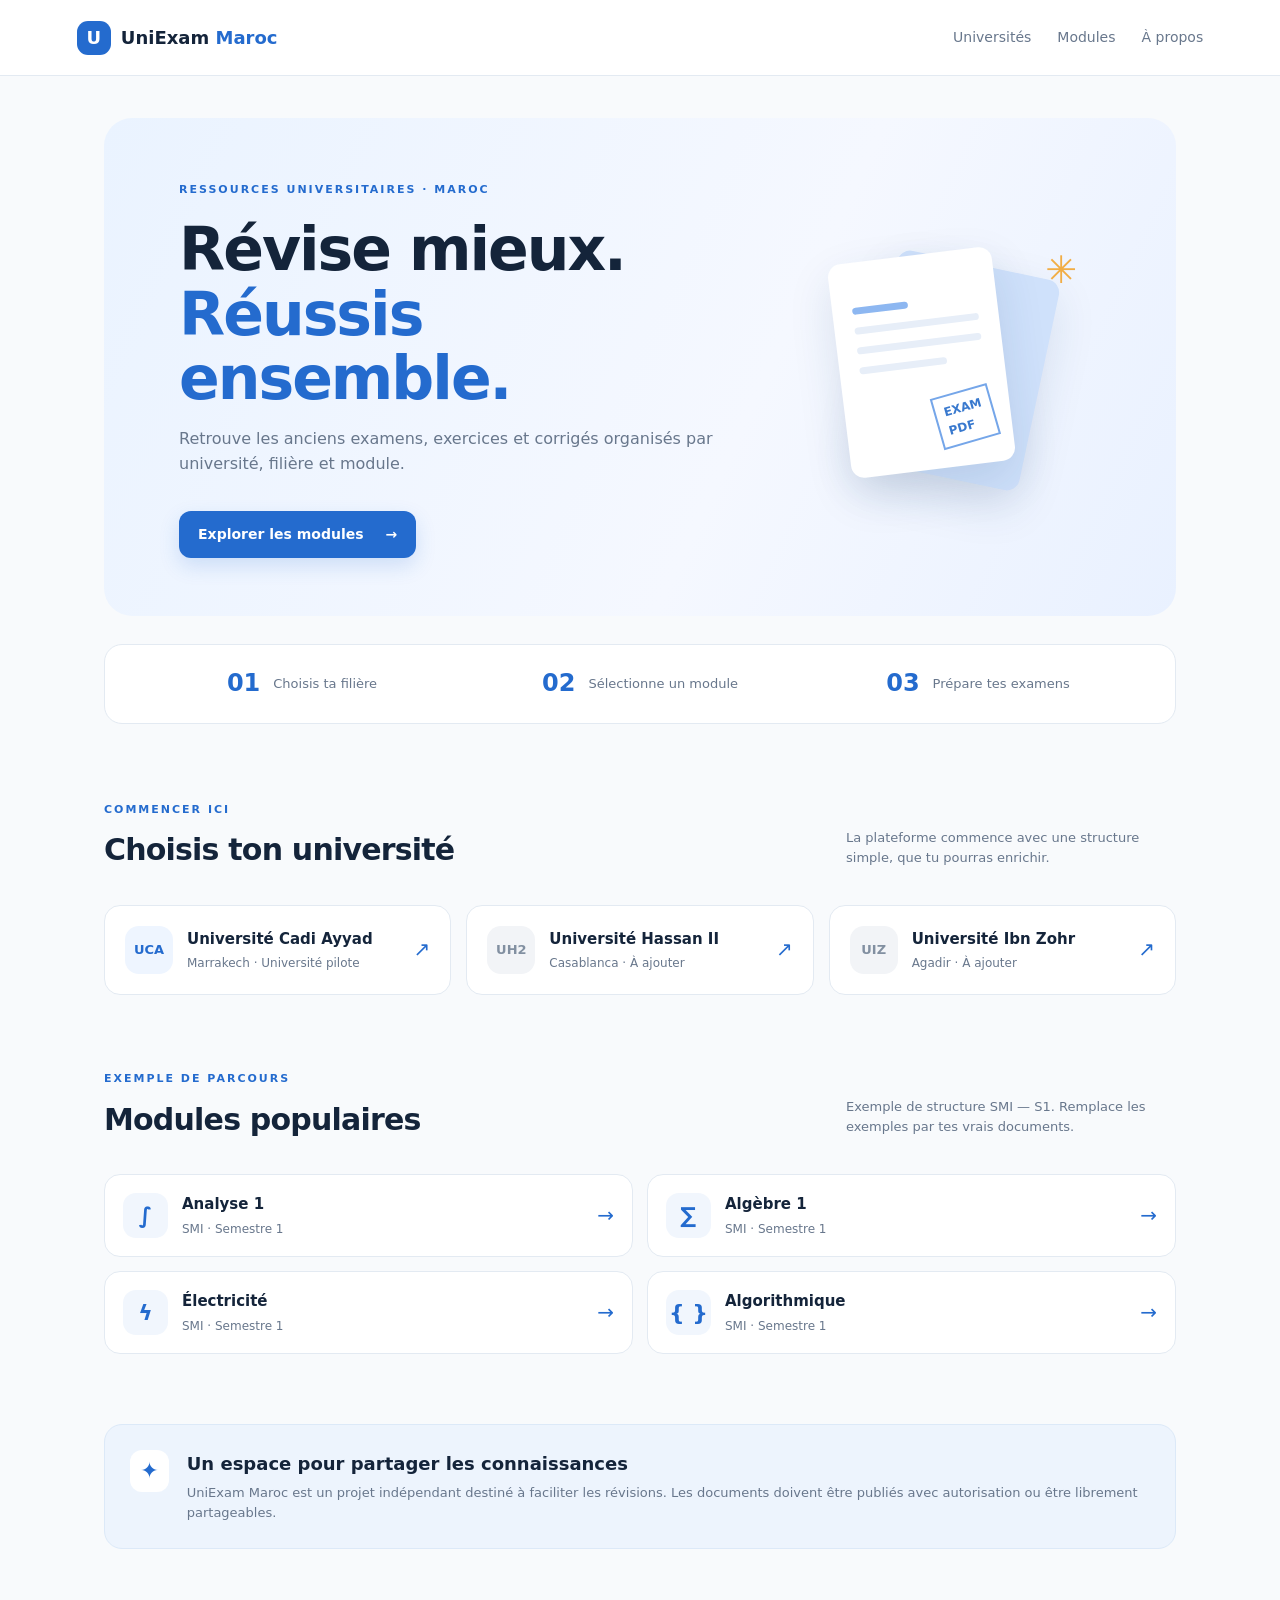
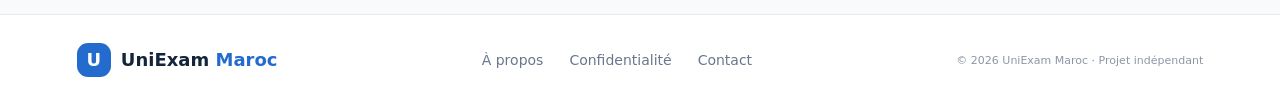
<file: index.html>
<!doctype html>
<html lang="fr">
<head>
  <meta charset="utf-8">
  <meta name="viewport" content="width=device-width, initial-scale=1">
  <meta name="description" content="Une bibliothèque d'examens universitaires et de ressources pour les étudiants au Maroc.">
  <title>UniExam Maroc — Examens universitaires</title>
  <link rel="stylesheet" href="styles.css">
</head>
<body>
<header class="site-header">
  <a class="brand" href="index.html"><span class="brand-mark">U</span><span>UniExam <b>Maroc</b></span></a>
  <nav><a href="#universites">Universités</a><a href="#modules">Modules</a><a href="#apropos">À propos</a></nav>
</header>
<main>
  <section class="hero">
    <div class="hero-copy">
      <span class="eyebrow">RESSOURCES UNIVERSITAIRES · MAROC</span>
      <h1>Révise mieux.<br><span>Réussis ensemble.</span></h1>
      <p>Retrouve les anciens examens, exercices et corrigés organisés par université, filière et module.</p>
      <a class="button" href="#modules">Explorer les modules <span>→</span></a>
    </div>
    <div class="hero-art" aria-hidden="true"><div class="paper paper-back"></div><div class="paper paper-front"><div class="paper-line short"></div><div class="paper-line"></div><div class="paper-line"></div><div class="paper-line mid"></div><div class="paper-stamp">EXAM<br>PDF</div></div><div class="spark">✳</div></div>
  </section>

  <section class="stats">
    <div><strong>01</strong><span>Choisis ta filière</span></div>
    <div><strong>02</strong><span>Sélectionne un module</span></div>
    <div><strong>03</strong><span>Prépare tes examens</span></div>
  </section>

  <section class="section" id="universites">
    <div class="section-heading"><div><span class="eyebrow">COMMENCER ICI</span><h2>Choisis ton université</h2></div><p>La plateforme commence avec une structure simple, que tu pourras enrichir.</p></div>
    <div class="university-grid">
      <a class="university-card featured" href="#modules"><span class="uni-icon">UCA</span><div><h3>Université Cadi Ayyad</h3><p>Marrakech · Université pilote</p></div><span class="arrow">↗</span></a>
      <a class="university-card" href="#modules"><span class="uni-icon muted">UH2</span><div><h3>Université Hassan II</h3><p>Casablanca · À ajouter</p></div><span class="arrow">↗</span></a>
      <a class="university-card" href="#modules"><span class="uni-icon muted">UIZ</span><div><h3>Université Ibn Zohr</h3><p>Agadir · À ajouter</p></div><span class="arrow">↗</span></a>
    </div>
  </section>

  <section class="section" id="modules">
    <div class="section-heading"><div><span class="eyebrow">EXEMPLE DE PARCOURS</span><h2>Modules populaires</h2></div><p>Exemple de structure SMI — S1. Remplace les exemples par tes vrais documents.</p></div>
    <div class="module-grid">
      <a class="module-card" href="module.html?name=Analyse%201"><span class="module-symbol">∫</span><div><h3>Analyse 1</h3><p>SMI · Semestre 1</p></div><span class="arrow">→</span></a>
      <a class="module-card" href="module.html?name=Algèbre%201"><span class="module-symbol">∑</span><div><h3>Algèbre 1</h3><p>SMI · Semestre 1</p></div><span class="arrow">→</span></a>
      <a class="module-card" href="module.html?name=Électricité"><span class="module-symbol">ϟ</span><div><h3>Électricité</h3><p>SMI · Semestre 1</p></div><span class="arrow">→</span></a>
      <a class="module-card" href="module.html?name=Algorithmique"><span class="module-symbol">{ }</span><div><h3>Algorithmique</h3><p>SMI · Semestre 1</p></div><span class="arrow">→</span></a>
    </div>
  </section>

  <section class="notice" id="apropos">
    <div class="notice-icon">✦</div><div><h2>Un espace pour partager les connaissances</h2><p>UniExam Maroc est un projet indépendant destiné à faciliter les révisions. Les documents doivent être publiés avec autorisation ou être librement partageables.</p></div>
  </section>
</main>
<footer><a class="brand" href="index.html"><span class="brand-mark">U</span><span>UniExam <b>Maroc</b></span></a><div><a href="about.html">À propos</a><a href="privacy.html">Confidentialité</a><a href="contact.html">Contact</a></div><small>© 2026 UniExam Maroc · Projet indépendant</small></footer>
</body></html>
</file>
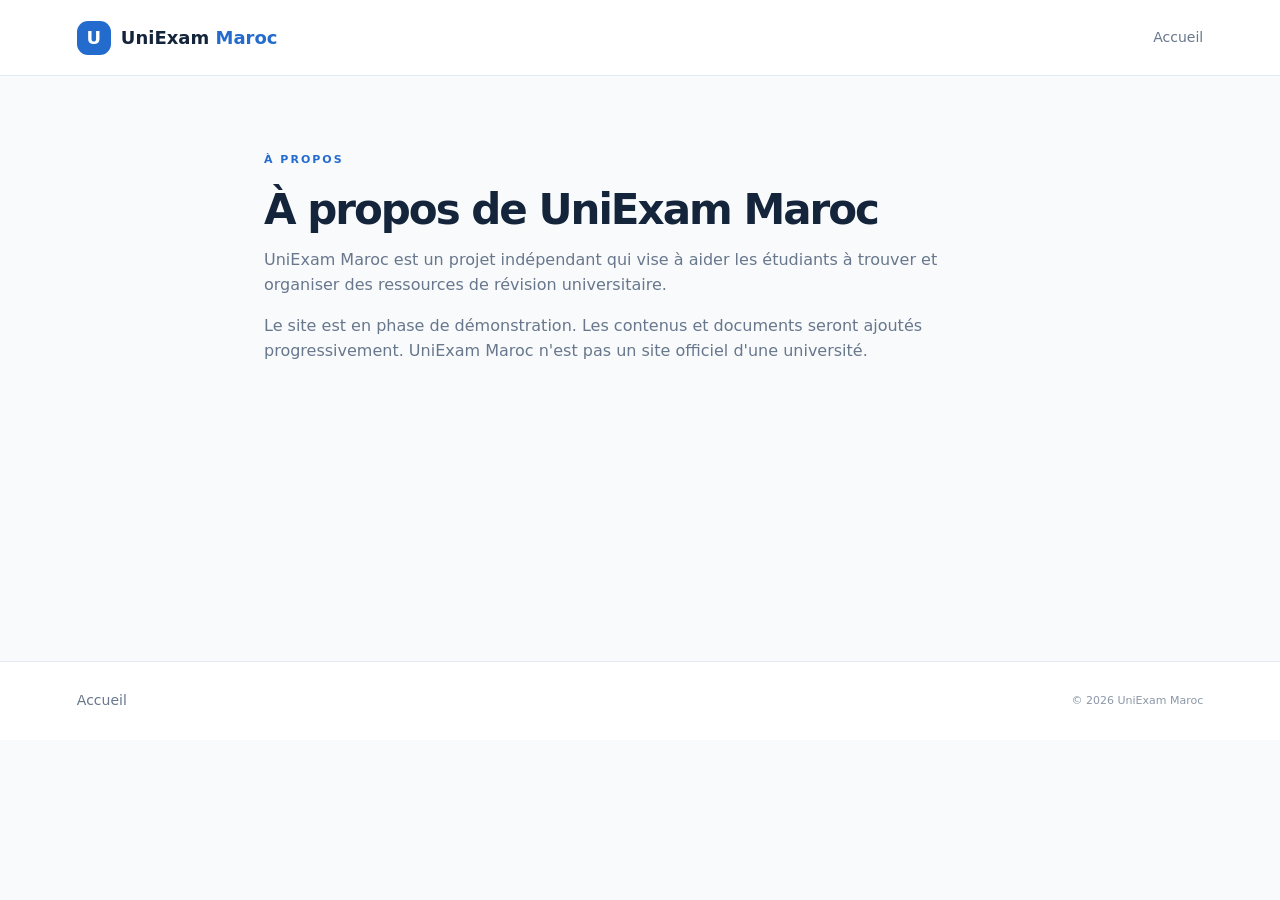
<file: about.html>
<!doctype html><html lang="fr"><head><meta charset="utf-8"><meta name="viewport" content="width=device-width,initial-scale=1"><title>À propos — UniExam Maroc</title><link rel="stylesheet" href="styles.css"></head><body><header class="site-header"><a class="brand" href="index.html"><span class="brand-mark">U</span><span>UniExam <b>Maroc</b></span></a><nav><a href="index.html">Accueil</a></nav></header><main class="simple-page"><span class="eyebrow">À PROPOS</span><h1>À propos de UniExam Maroc</h1><p>UniExam Maroc est un projet indépendant qui vise à aider les étudiants à trouver et organiser des ressources de révision universitaire.</p><p>Le site est en phase de démonstration. Les contenus et documents seront ajoutés progressivement. UniExam Maroc n'est pas un site officiel d'une université.</p></main><footer><a href="index.html">Accueil</a><small>© 2026 UniExam Maroc</small></footer></body></html>
</file>
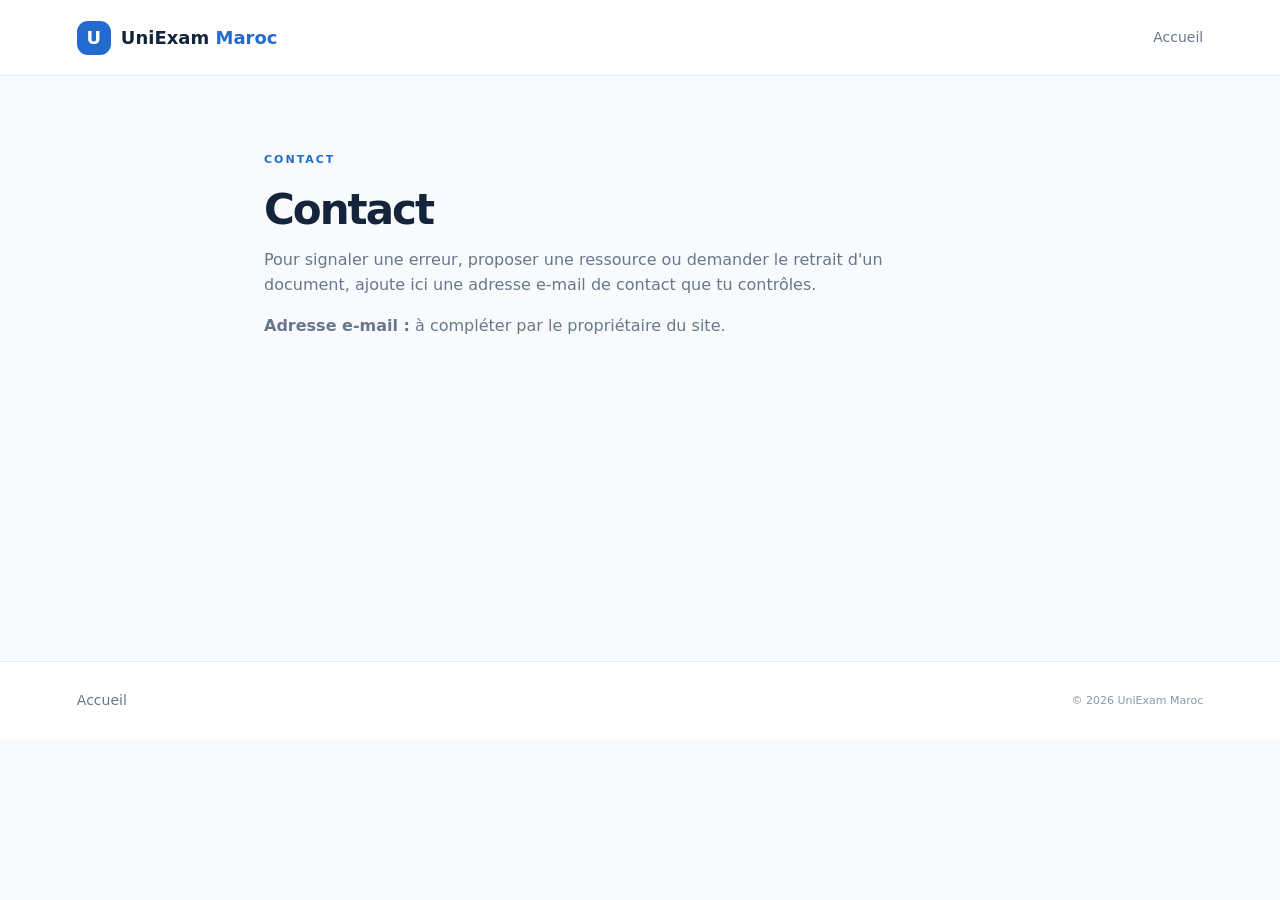
<file: contact.html>
<!doctype html><html lang="fr"><head><meta charset="utf-8"><meta name="viewport" content="width=device-width,initial-scale=1"><title>Contact — UniExam Maroc</title><link rel="stylesheet" href="styles.css"></head><body><header class="site-header"><a class="brand" href="index.html"><span class="brand-mark">U</span><span>UniExam <b>Maroc</b></span></a><nav><a href="index.html">Accueil</a></nav></header><main class="simple-page"><span class="eyebrow">CONTACT</span><h1>Contact</h1><p>Pour signaler une erreur, proposer une ressource ou demander le retrait d'un document, ajoute ici une adresse e-mail de contact que tu contrôles.</p><p><strong>Adresse e-mail :</strong> à compléter par le propriétaire du site.</p></main><footer><a href="index.html">Accueil</a><small>© 2026 UniExam Maroc</small></footer></body></html>
</file>
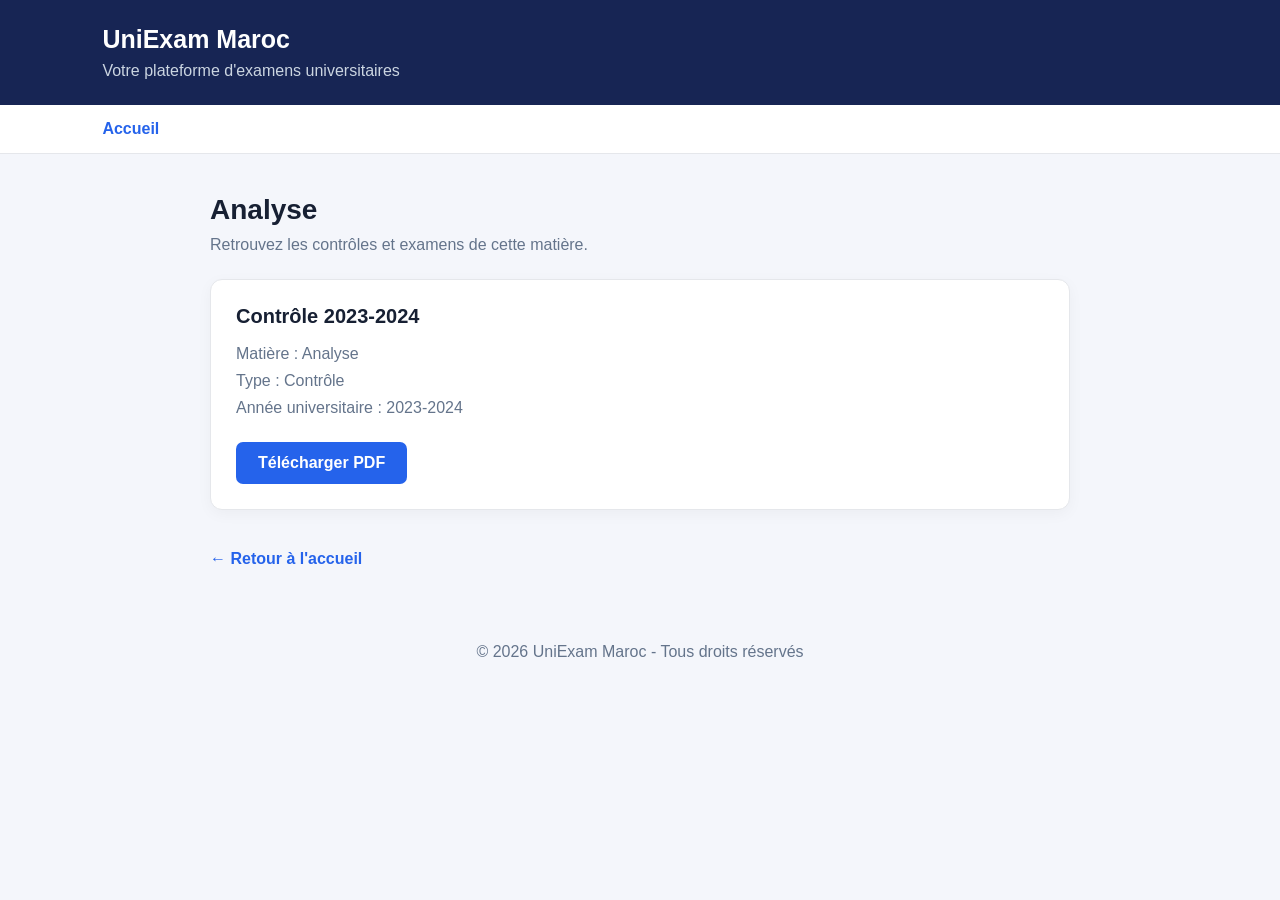
<file: module.html>
<!DOCTYPE html>
<html lang="fr">
<head>
  <meta charset="UTF-8">
  <meta name="viewport" content="width=device-width, initial-scale=1.0">
  <title>Analyse - UniExam Maroc</title>

  <style>
    * {
      margin: 0;
      padding: 0;
      box-sizing: border-box;
    }

    body {
      font-family: Arial, sans-serif;
      background: #f4f6fb;
      color: #172033;
    }

    header {
      background: #172554;
      color: white;
      padding: 25px 8%;
    }

    header h1 {
      font-size: 25px;
    }

    header p {
      margin-top: 8px;
      color: #cbd5e1;
    }

    nav {
      background: white;
      padding: 15px 8%;
      border-bottom: 1px solid #e5e7eb;
    }

    nav a {
      color: #2563eb;
      text-decoration: none;
      font-weight: bold;
    }

    .container {
      max-width: 900px;
      margin: 40px auto;
      padding: 0 20px;
    }

    .heading {
      margin-bottom: 25px;
    }

    .heading h2 {
      font-size: 28px;
      margin-bottom: 10px;
    }

    .heading p {
      color: #64748b;
    }

    .exam-card {
      background: white;
      padding: 25px;
      border-radius: 12px;
      border: 1px solid #e5e7eb;
      box-shadow: 0 4px 15px rgba(0,0,0,0.04);
      margin-bottom: 20px;
    }

    .exam-card h3 {
      font-size: 20px;
      margin-bottom: 12px;
    }

    .exam-card p {
      color: #64748b;
      margin-bottom: 20px;
      line-height: 1.7;
    }

    .download {
      display: inline-block;
      background: #2563eb;
      color: white;
      text-decoration: none;
      padding: 12px 22px;
      border-radius: 7px;
      font-weight: bold;
    }

    .download:hover {
      background: #1d4ed8;
    }

    .back {
      display: inline-block;
      margin-top: 20px;
      color: #2563eb;
      text-decoration: none;
      font-weight: bold;
    }

    footer {
      text-align: center;
      padding: 25px;
      color: #64748b;
      margin-top: 50px;
    }
  </style>
</head>

<body>

  <header>
    <h1>UniExam Maroc</h1>
    <p>Votre plateforme d'examens universitaires</p>
  </header>

  <nav>
    <a href="./index.html">Accueil</a>
  </nav>

  <main class="container">

    <div class="heading">
      <h2>Analyse</h2>
      <p>Retrouvez les contrôles et examens de cette matière.</p>
    </div>

    <section class="exam-card">
      <h3>Contrôle 2023-2024</h3>

      <p>
        Matière : Analyse<br>
        Type : Contrôle<br>
        Année universitaire : 2023-2024
      </p>

      <a
        class="download"
        href="./Controle-23-24.pdf"
        download="Controle-23-24.pdf">
        Télécharger PDF
      </a>
    </section>

    <a class="back" href="./index.html">
      ← Retour à l'accueil
    </a>

  </main>

  <footer>
    © 2026 UniExam Maroc - Tous droits réservés
  </footer>

</body>
</html>
</file>
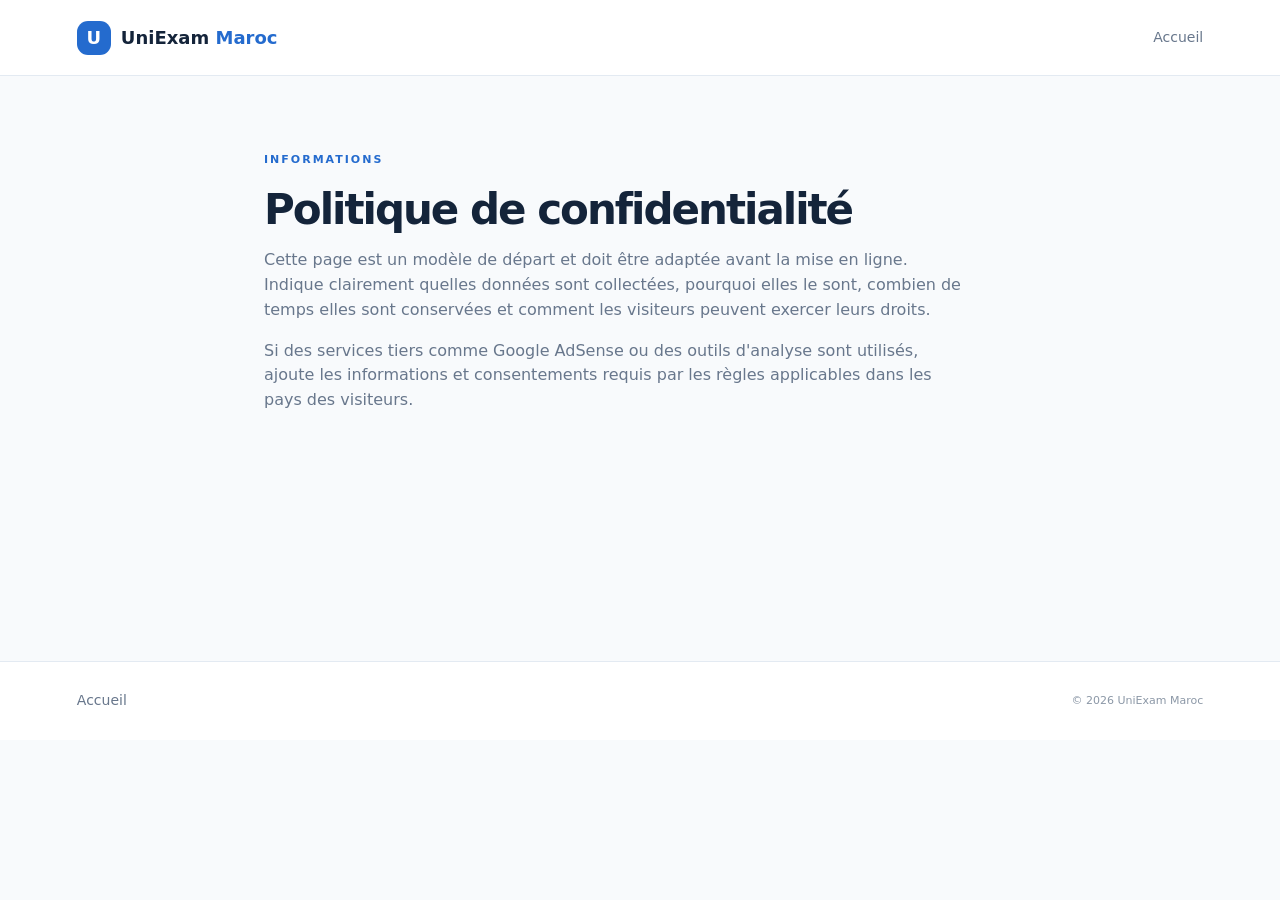
<file: privacy.html>
<!doctype html><html lang="fr"><head><meta charset="utf-8"><meta name="viewport" content="width=device-width,initial-scale=1"><title>Confidentialité — UniExam Maroc</title><link rel="stylesheet" href="styles.css"></head><body><header class="site-header"><a class="brand" href="index.html"><span class="brand-mark">U</span><span>UniExam <b>Maroc</b></span></a><nav><a href="index.html">Accueil</a></nav></header><main class="simple-page"><span class="eyebrow">INFORMATIONS</span><h1>Politique de confidentialité</h1><p>Cette page est un modèle de départ et doit être adaptée avant la mise en ligne. Indique clairement quelles données sont collectées, pourquoi elles le sont, combien de temps elles sont conservées et comment les visiteurs peuvent exercer leurs droits.</p><p>Si des services tiers comme Google AdSense ou des outils d'analyse sont utilisés, ajoute les informations et consentements requis par les règles applicables dans les pays des visiteurs.</p></main><footer><a href="index.html">Accueil</a><small>© 2026 UniExam Maroc</small></footer></body></html>
</file>
<file: styles.css>
:root{--ink:#14243a;--muted:#68778c;--blue:#246bce;--pale:#eef5ff;--line:#e3eaf2;--paper:#fff;--bg:#f8fafc}*{box-sizing:border-box}html{scroll-behavior:smooth}body{margin:0;background:var(--bg);color:var(--ink);font-family:Inter,ui-sans-serif,system-ui,-apple-system,"Segoe UI",sans-serif;line-height:1.55}.site-header{height:76px;display:flex;align-items:center;justify-content:space-between;padding:0 max(6vw,22px);background:#fff;border-bottom:1px solid var(--line)}.brand{display:flex;align-items:center;gap:10px;text-decoration:none;color:var(--ink);font-weight:750;font-size:18px}.brand b{color:var(--blue)}.brand-mark{width:34px;height:34px;border-radius:11px;background:var(--blue);color:white;display:grid;place-items:center;font-weight:800}.site-header nav,footer>div{display:flex;gap:26px}.site-header nav a,footer a{color:var(--muted);text-decoration:none;font-size:14px}.site-header nav a:hover,footer a:hover{color:var(--blue)}main{max-width:1120px;margin:auto;padding:0 24px}.hero{min-height:440px;margin:42px 0 28px;padding:58px 7%;border-radius:28px;background:linear-gradient(115deg,#eaf3ff,#f5f8ff 60%,#e9f1ff);display:flex;align-items:center;justify-content:space-between;overflow:hidden}.hero-copy{max-width:560px}.eyebrow{font-size:11px;letter-spacing:2px;font-weight:800;color:var(--blue)}h1{font-size:clamp(38px,5vw,60px);line-height:1.08;letter-spacing:-2px;margin:16px 0}.hero h1 span{color:var(--blue)}.hero p,.section-heading>p,.module-intro{color:var(--muted);max-width:540px}.button{display:inline-flex;gap:22px;align-items:center;margin-top:18px;padding:13px 19px;border-radius:12px;background:var(--blue);color:white;text-decoration:none;font-weight:700;font-size:14px;box-shadow:0 8px 20px #246bce2b}.hero-art{width:300px;height:260px;position:relative;flex:none}.paper{position:absolute;width:165px;height:215px;border-radius:13px;background:white;box-shadow:0 18px 45px #183c7020}.paper-back{top:26px;left:75px;transform:rotate(12deg);background:#cfe1fb}.paper-front{top:18px;left:38px;transform:rotate(-7deg);padding:32px 20px}.paper-line{height:7px;background:#e7eef8;border-radius:5px;margin:13px 0}.paper-line.short{width:45%;background:#8db7f1}.paper-line.mid{width:70%}.paper-stamp{position:absolute;right:16px;bottom:22px;border:2px solid #75a6e9;color:#3979ce;padding:6px 8px;font-size:12px;font-weight:900;transform:rotate(-9deg)}.spark{position:absolute;right:24px;top:4px;color:#f1ad45;font-size:38px}.stats{display:grid;grid-template-columns:repeat(3,1fr);background:#fff;border:1px solid var(--line);border-radius:18px;padding:20px 28px;margin:24px 0 72px}.stats div{display:flex;align-items:center;gap:13px;justify-content:center}.stats strong{font-size:24px;color:var(--blue)}.stats span{font-size:13px;color:var(--muted)}.section{margin:70px 0}.section-heading{display:flex;justify-content:space-between;align-items:end;gap:30px;margin-bottom:24px}.section-heading h2{font-size:30px;letter-spacing:-.8px;margin:7px 0}.section-heading>p{font-size:13px;max-width:330px}.university-grid{display:grid;grid-template-columns:repeat(3,1fr);gap:15px}.university-card,.module-card{background:white;border:1px solid var(--line);border-radius:16px;padding:20px;display:flex;align-items:center;gap:14px;text-decoration:none;color:var(--ink);transition:.2s}.university-card:hover,.module-card:hover{transform:translateY(-3px);border-color:#a9c8f2;box-shadow:0 12px 25px #1d47700d}.uni-icon{width:48px;height:48px;display:grid;place-items:center;border-radius:14px;background:var(--pale);color:var(--blue);font-size:13px;font-weight:850}.uni-icon.muted{background:#f2f4f7;color:#8290a1}.university-card h3,.module-card h3{font-size:15px;margin:0 0 3px}.university-card p,.module-card p{font-size:12px;color:var(--muted);margin:0}.arrow{margin-left:auto;color:var(--blue);font-size:20px}.module-grid{display:grid;grid-template-columns:repeat(2,1fr);gap:14px}.module-card{padding:18px}.module-symbol{width:45px;height:45px;display:grid;place-items:center;border-radius:13px;background:#f1f6fd;color:var(--blue);font-size:22px;font-weight:700}.notice{display:flex;gap:18px;align-items:flex-start;background:#edf4fd;border:1px solid #dce9f8;border-radius:18px;padding:25px;margin:65px 0}.notice-icon{width:42px;height:42px;border-radius:12px;background:#fff;color:var(--blue);display:grid;place-items:center;font-size:22px}.notice h2{font-size:18px;margin:0 0 5px}.notice p{font-size:13px;color:var(--muted);margin:0}footer{padding:28px max(6vw,22px);background:#fff;border-top:1px solid var(--line);display:flex;align-items:center;justify-content:space-between;gap:20px;flex-wrap:wrap}footer small{color:#8b97a6;font-size:11px}.module-main{padding-top:42px;padding-bottom:80px;max-width:900px}.back-link{display:block;margin-bottom:35px;color:var(--blue);font-size:13px;text-decoration:none}.module-main h1{font-size:44px}.module-intro{margin-bottom:35px}.filter-row{display:flex;align-items:center;gap:8px;flex-wrap:wrap;margin-bottom:17px}.filter-label{font-size:12px;color:var(--muted);margin-right:8px}.filter{border:1px solid var(--line);border-radius:30px;background:#fff;padding:8px 14px;color:var(--muted);font-size:12px;cursor:pointer}.filter.active{background:var(--blue);color:white;border-color:var(--blue)}.exam-list{display:grid;gap:12px}.exam-card{display:flex;align-items:center;gap:15px;padding:18px;background:#fff;border:1px solid var(--line);border-radius:15px}.pdf-icon{width:43px;height:43px;display:grid;place-items:center;border-radius:11px;background:#fff0f0;color:#d34b4b;font-size:11px;font-weight:900}.exam-info{flex:1}.exam-info h3{font-size:14px;margin:0 0 4px}.exam-info p{font-size:12px;color:var(--muted);margin:0}.status{font-size:11px;color:#8a6b2e;background:#fff7e6;border-radius:20px;padding:6px 10px}.ad-placeholder{margin:28px 0;padding:25px;border:1px dashed #b8c7d9;border-radius:14px;text-align:center;color:#8a98a9}.ad-placeholder span{display:block;font-size:11px;letter-spacing:1.5px;font-weight:800}.ad-placeholder small{font-size:11px}.disclaimer{font-size:12px;color:var(--muted)}.simple-page{min-height:65vh;padding-top:70px;padding-bottom:70px;max-width:800px}.simple-page h1{font-size:42px}.simple-page p{color:var(--muted);max-width:700px}@media(max-width:720px){.site-header{height:auto;min-height:68px;padding:14px 20px;gap:15px;flex-wrap:wrap}.site-header nav{gap:15px}.site-header nav a{font-size:12px}.hero{margin-top:20px;padding:38px 25px;min-height:0}.hero-art{display:none}.stats{padding:16px 8px;gap:8px}.stats div{flex-direction:column;gap:2px;text-align:center}.stats span{font-size:10px}.section{margin:48px 0}.section-heading{display:block}.section-heading>p{margin-top:8px}.university-grid{grid-template-columns:1fr}.module-grid{grid-template-columns:1fr}.notice{padding:18px}footer{align-items:flex-start;flex-direction:column}footer>div{gap:18px}.module-main h1{font-size:36px}.exam-card{padding:13px}.status{display:none}}
</file>
